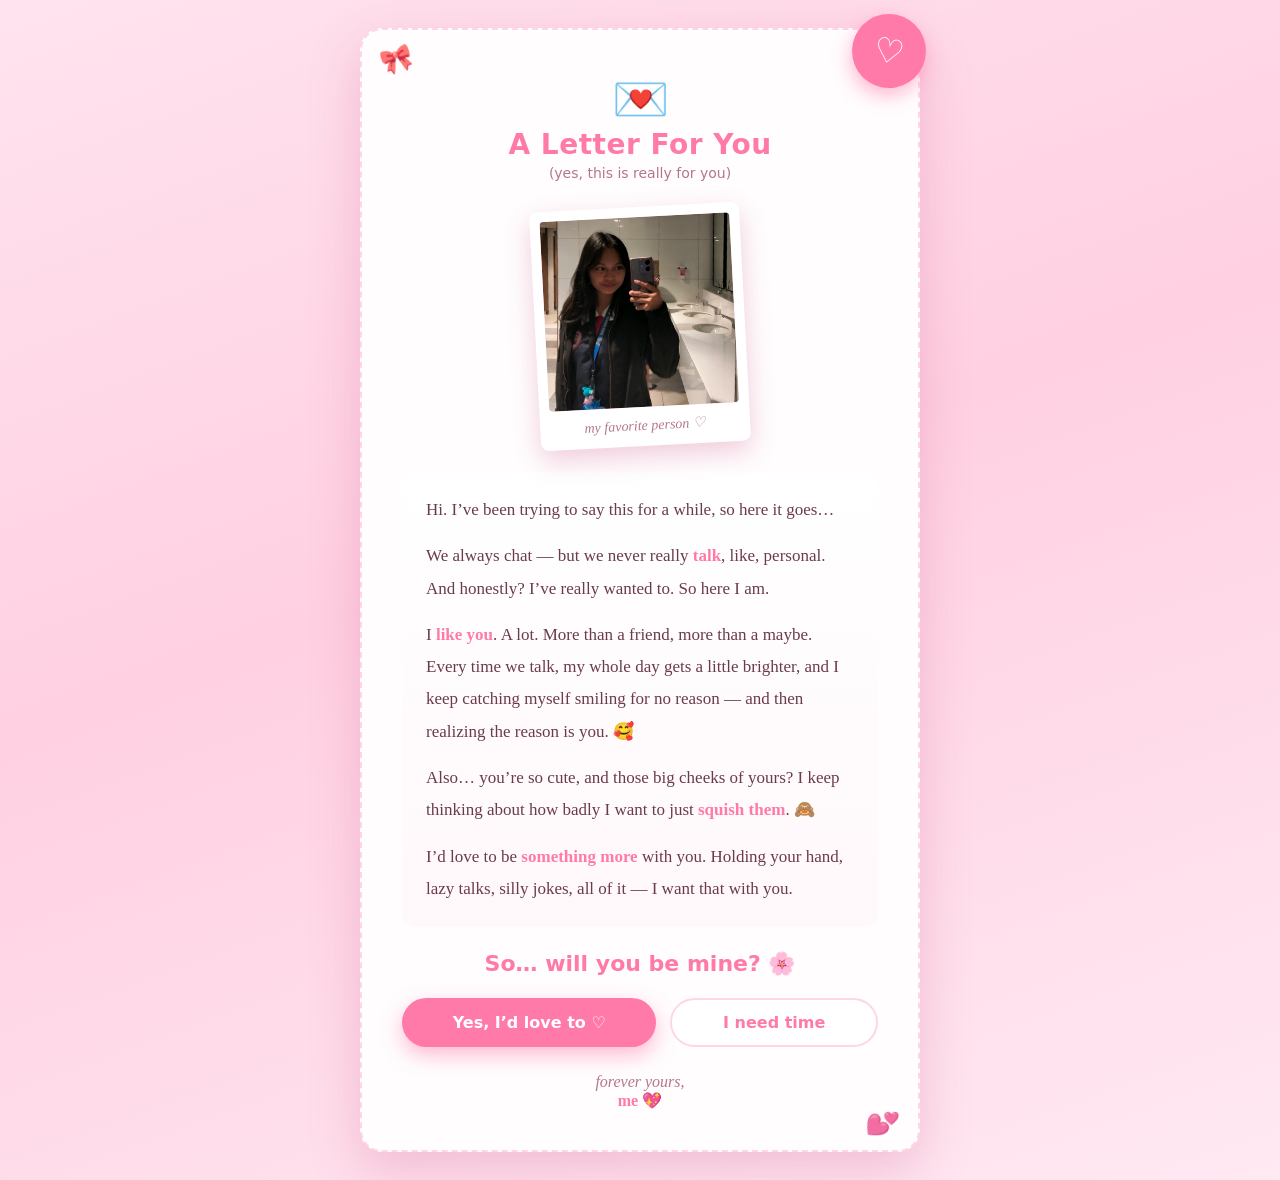
<file: confess.html>
<!DOCTYPE html>
<html lang="en">
<head>
<meta charset="UTF-8" />
<meta name="viewport" content="width=device-width, initial-scale=1.0" />
<title>a letter for you ♡</title>
<style>
  :root {
    --pink: #ff7aa8;
    --pink-soft: #ffd6e4;
    --cream: #fff6f9;
    --ink: #6b3b4d;
    --paper: #fffdfe;
  }
  * { box-sizing: border-box; }
  body {
    margin: 0;
    min-height: 100vh;
    min-height: 100dvh;
    font-family: "Segoe UI", "Trebuchet MS", system-ui, sans-serif;
    color: var(--ink);
    background: linear-gradient(160deg, #ffe3ee 0%, #ffd0e2 45%, #ffe9f3 100%);
    display: flex;
    align-items: center;
    justify-content: center;
    padding: clamp(16px, 4vw, 28px) clamp(12px, 4vw, 18px);
    overflow-x: hidden;
  }

  /* floating hearts background */
  .hearts { position: fixed; inset: 0; pointer-events: none; overflow: hidden; z-index: 0; }
  .hearts span {
    position: absolute;
    bottom: -60px;
    color: rgba(255,122,168,.55);
    animation: rise linear infinite;
    font-size: 22px;
    user-select: none;
  }
  @keyframes rise {
    0%   { transform: translateY(0) rotate(0deg);   opacity: 0; }
    10%  { opacity: .9; }
    100% { transform: translateY(-115vh) rotate(40deg); opacity: 0; }
  }

  .letter {
    position: relative;
    z-index: 1;
    width: 100%;
    max-width: 560px;
    background: var(--paper);
    border-radius: clamp(16px, 4vw, 22px);
    padding: clamp(28px, 7vw, 46px) clamp(18px, 6vw, 40px) clamp(26px, 6vw, 40px);
    box-shadow: 0 18px 50px rgba(200,80,130,.25), 0 2px 0 #fff inset;
    border: 2px dashed var(--pink-soft);
    text-align: center;
    animation: pop .7s cubic-bezier(.2,.9,.3,1.4) both;
  }
  @keyframes pop {
    from { transform: scale(.85) translateY(20px); opacity: 0; }
    to   { transform: scale(1) translateY(0);     opacity: 1; }
  }

  .stamp {
    position: absolute;
    top: clamp(-16px, -3vw, -10px);
    right: clamp(-8px, -1.5vw, 10px);
    width: clamp(52px, 13vw, 74px);
    height: clamp(52px, 13vw, 74px);
    border-radius: 50%;
    background: var(--pink);
    color: #fff;
    display: flex;
    align-items: center;
    justify-content: center;
    font-size: clamp(24px, 6vw, 34px);
    box-shadow: 0 8px 18px rgba(255,122,168,.5);
    transform: rotate(12deg);
    animation: beat 1.6s ease-in-out infinite;
  }
  @keyframes beat {
    0%,100% { transform: rotate(12deg) scale(1); }
    50%     { transform: rotate(12deg) scale(1.12); }
  }

  .envelope { font-size: clamp(36px, 10vw, 46px); line-height: 1; margin-bottom: 6px; }

  h1 {
    font-size: clamp(22px, 6vw, 28px);
    margin: 6px 0 4px;
    color: var(--pink);
    letter-spacing: .5px;
  }
  .sub { font-size: clamp(12px, 3.4vw, 14px); color: #b4768c; margin-bottom: clamp(18px, 5vw, 26px); }

  /* polaroid photo of her */
  .polaroid {
    margin: 0 auto clamp(20px, 5vw, 26px);
    width: clamp(150px, 55vw, 210px);
    background: #fff;
    padding: 10px 10px 0;
    border-radius: 8px;
    box-shadow: 0 10px 26px rgba(200,80,130,.28);
    transform: rotate(-3deg);
    transition: transform .25s ease;
  }
  .polaroid:hover { transform: rotate(0deg) scale(1.03); }
  .polaroid .photo {
    position: relative;
    width: 100%;
    aspect-ratio: 1 / 1;
    background: linear-gradient(135deg, #ffe3ee, #ffd0e2);
    border-radius: 4px;
    overflow: hidden;
    display: flex;
    align-items: center;
    justify-content: center;
  }
  .polaroid .photo::before {
    content: "📷";
    font-size: clamp(32px, 12vw, 46px);
    opacity: .75;
  }
  .polaroid img {
    position: absolute;
    inset: 0;
    width: 100%;
    height: 100%;
    object-fit: cover;
  }
  .polaroid img.hide { display: none; }
  .polaroid figcaption {
    font-family: Georgia, serif;
    font-style: italic;
    font-size: 14px;
    color: #b4768c;
    padding: 10px 0 12px;
    text-align: center;
  }

  .body-text {
    text-align: left;
    font-family: Georgia, "Times New Roman", serif;
    font-size: clamp(15px, 4vw, 17px);
    line-height: 1.9;
    color: var(--ink);
    background: linear-gradient(#fff, #fff8fb);
    border-radius: 14px;
    padding: clamp(16px, 5vw, 22px) clamp(16px, 5vw, 24px);
    margin-bottom: clamp(18px, 5vw, 24px);
  }
  .body-text p { margin: 0 0 14px; }
  .body-text p:last-child { margin-bottom: 0; }
  .hl { color: var(--pink); font-weight: bold; }

  .q {
    font-size: clamp(18px, 5vw, 22px);
    font-weight: bold;
    color: var(--pink);
    margin: 6px 0 clamp(16px, 5vw, 22px);
  }

  .actions { display: flex; gap: clamp(10px, 3vw, 14px); justify-content: center; flex-wrap: wrap; }
  button {
    font: inherit;
    font-size: clamp(15px, 4vw, 16px);
    font-weight: bold;
    border: none;
    border-radius: 999px;
    padding: clamp(12px, 3.4vw, 13px) clamp(20px, 6vw, 26px);
    cursor: pointer;
    transition: transform .15s, box-shadow .15s;
    flex: 1 1 auto;
    max-width: 100%;
  }
  .yes {
    background: var(--pink);
    color: #fff;
    box-shadow: 0 8px 20px rgba(255,122,168,.5);
  }
  .no {
    background: #fff;
    color: var(--pink);
    border: 2px solid var(--pink-soft);
  }
  button:hover { transform: translateY(-2px) scale(1.04); }
  button:active { transform: scale(.97); }

  /* modal */
  .modal {
    position: fixed;
    inset: 0;
    z-index: 10;
    display: flex;
    align-items: center;
    justify-content: center;
    padding: 20px;
  }
  .modal[hidden] { display: none; }
  .modal-backdrop {
    position: absolute;
    inset: 0;
    background: rgba(107, 59, 77, .45);
    backdrop-filter: blur(4px);
    animation: fadeIn .25s ease both;
  }
  .modal-card {
    position: relative;
    z-index: 1;
    width: 100%;
    max-width: 420px;
    background: var(--paper);
    border-radius: 22px;
    padding: clamp(28px, 7vw, 38px) clamp(22px, 6vw, 32px);
    text-align: center;
    box-shadow: 0 20px 60px rgba(160,60,110,.35);
    border: 2px dashed var(--pink-soft);
    animation: pop .45s cubic-bezier(.2,.9,.3,1.4) both;
  }
  .modal-emoji { font-size: clamp(40px, 12vw, 54px); line-height: 1; margin-bottom: 10px; }
  .modal-card h2 {
    color: var(--pink);
    font-size: clamp(20px, 5.5vw, 24px);
    margin: 0 0 10px;
  }
  .modal-card p {
    font-size: clamp(14px, 4vw, 16px);
    line-height: 1.7;
    color: #96627a;
    margin: 0 0 22px;
  }
  .modal-ok {
    background: var(--pink);
    color: #fff;
    font-size: clamp(15px, 4vw, 16px);
    font-weight: bold;
    border: none;
    border-radius: 999px;
    padding: 12px 30px;
    cursor: pointer;
    box-shadow: 0 8px 20px rgba(255,122,168,.5);
    transition: transform .15s;
  }
  .modal-ok:hover { transform: translateY(-2px) scale(1.04); }
  .modal-close {
    position: absolute;
    top: 12px;
    right: 14px;
    width: 34px;
    height: 34px;
    border: none;
    border-radius: 50%;
    background: var(--pink-soft);
    color: var(--pink);
    font-size: 20px;
    line-height: 1;
    cursor: pointer;
    display: flex;
    align-items: center;
    justify-content: center;
    transition: background .15s;
  }
  .modal-close:hover { background: var(--pink); color: #fff; }
  @keyframes fadeIn { from { opacity: 0; } to { opacity: 1; } }

  .sign {
    margin-top: clamp(20px, 6vw, 26px);
    font-family: Georgia, serif;
    font-style: italic;
    font-size: clamp(14px, 4vw, 16px);
    color: #b4768c;
  }
  .sign .name { color: var(--pink); font-weight: bold; font-style: normal; }

  /* little corner doodles */
  .doodle { position: absolute; font-size: clamp(20px, 5vw, 26px); opacity: .85; }
  .d1 { top: 14px; left: 18px; transform: rotate(-18deg); }
  .d2 { bottom: 12px; right: 20px; transform: rotate(14deg); }

  @media (max-width: 420px) {
    .actions { flex-direction: column; }
    button { width: 100%; }
    .doodle { display: none; }
  }

  @media (orientation: landscape) and (max-height: 480px) {
    body { align-items: flex-start; }
    .doodle { display: none; }
  }

  @media (prefers-reduced-motion: reduce) {
    .letter, .stamp, .hearts span, .modal-card, .modal-backdrop { animation: none !important; }
    button { transition: none !important; }
  }
</style>
</head>
<body>
  <div class="hearts" id="hearts"></div>

  <main class="letter">
    <div class="stamp">♡</div>
    <div class="doodle d1">🎀</div>
    <div class="doodle d2">💕</div>

    <div class="envelope">💌</div>
    <h1>A Letter For You</h1>
    <div class="sub">(yes, this is really for you)</div>

    <figure class="polaroid">
      <div class="photo">
        <img src="shan.jpg" alt="you ♡" onerror="this.classList.add('hide')" />
      </div>
      <figcaption>my favorite person ♡</figcaption>
    </figure>

    <div class="body-text">
      <p>Hi. I&rsquo;ve been trying to say this for a while, so here it goes&hellip;</p>
      <p>We always chat &mdash; but we never really <span class="hl">talk</span>,
         like, personal. And honestly? I&rsquo;ve really wanted to. So here I am.</p>
      <p>I <span class="hl">like you</span>. A lot. More than a friend, more than a
         maybe. Every time we talk, my whole day gets a little brighter, and I
         keep catching myself smiling for no reason &mdash; and then realizing
         the reason is you. 🥰</p>
      <p>Also&hellip; you&rsquo;re so cute, and those big cheeks of yours? I keep
         thinking about how badly I want to just <span class="hl">squish them</span>. 🙈</p>
      <p>I&rsquo;d love to be <span class="hl">something more</span> with you.
         Holding your hand, lazy talks, silly jokes, all of it &mdash; I want
         that with you.</p>
    </div>

    <div class="q">So&hellip; will you be mine? 🌸</div>

    <div class="actions">
      <button class="yes" id="yesBtn">Yes, I&rsquo;d love to ♡</button>
      <button class="no" id="noBtn">I need time</button>
    </div>

    <div class="sign">
      forever yours,<br />
      <span class="name">me 💖</span>
    </div>
  </main>

  <div class="modal" id="modal" hidden>
    <div class="modal-backdrop" data-close></div>
    <div class="modal-card" role="dialog" aria-modal="true" aria-labelledby="modalTitle">
      <button class="modal-close" data-close aria-label="Close">&times;</button>
      <div class="modal-emoji" id="modalEmoji">💖</div>
      <h2 id="modalTitle"></h2>
      <p id="modalText"></p>
      <button class="modal-ok" data-close>Okay, noted ♡</button>
    </div>
  </div>

  <script>
    // floating hearts
    var heartBox = document.getElementById('hearts');
    var glyphs = ['♡', '💖', '🌸', '💕', '✨', '💗'];
    for (var i = 0; i < 18; i++) {
      var s = document.createElement('span');
      s.textContent = glyphs[Math.floor(Math.random() * glyphs.length)];
      s.style.left = Math.random() * 100 + '%';
      s.style.fontSize = (16 + Math.random() * 22) + 'px';
      s.style.animationDuration = (7 + Math.random() * 8) + 's';
      s.style.animationDelay = (Math.random() * 8) + 's';
      heartBox.appendChild(s);
    }

    var modal = document.getElementById('modal');
    var modalEmoji = document.getElementById('modalEmoji');
    var modalTitle = document.getElementById('modalTitle');
    var modalText  = document.getElementById('modalText');
    var lastFocused = null;

    function openModal(emoji, title, text) {
      modalEmoji.textContent = emoji;
      modalTitle.textContent = title;
      modalText.textContent = text;
      lastFocused = document.activeElement;
      modal.hidden = false;
      modal.querySelector('.modal-ok').focus();
    }
    function closeModal() {
      modal.hidden = true;
      if (lastFocused) lastFocused.focus();
    }

    document.getElementById('yesBtn').addEventListener('click', function () {
      openModal('💞', 'Yayyy!',
        'You just made me the happiest person alive. Now come here and give me that smile. 😊');
      confettiHearts();
    });

    document.getElementById('noBtn').addEventListener('click', function () {
      openModal('🌷', 'Take all the time you need',
        'My feelings aren\u2019t going anywhere. Whenever you\u2019re ready, I\u2019ll be right here.');
    });

    modal.addEventListener('click', function (e) {
      if (e.target.closest('[data-close]')) closeModal();
    });
    document.addEventListener('keydown', function (e) {
      if (e.key === 'Escape' && !modal.hidden) closeModal();
    });

    function confettiHearts() {
      for (var i = 0; i < 40; i++) {
        var h = document.createElement('span');
        h.textContent = '💖';
        h.style.position = 'fixed';
        h.style.left = Math.random() * 100 + 'vw';
        h.style.top = '-40px';
        h.style.fontSize = (14 + Math.random() * 22) + 'px';
        h.style.zIndex = 20;
        h.style.pointerEvents = 'none';
        h.style.transition = 'transform 2.4s ease-in, opacity 2.4s ease-in';
        document.body.appendChild(h);
        (function (el) {
          requestAnimationFrame(function () {
            el.style.transform = 'translateY(110vh) rotate(' + (Math.random() * 720 - 360) + 'deg)';
            el.style.opacity = '0';
          });
          setTimeout(function () { el.remove(); }, 2600);
        })(h);
      }
    }
  </script>
</body>
</html>
</file>
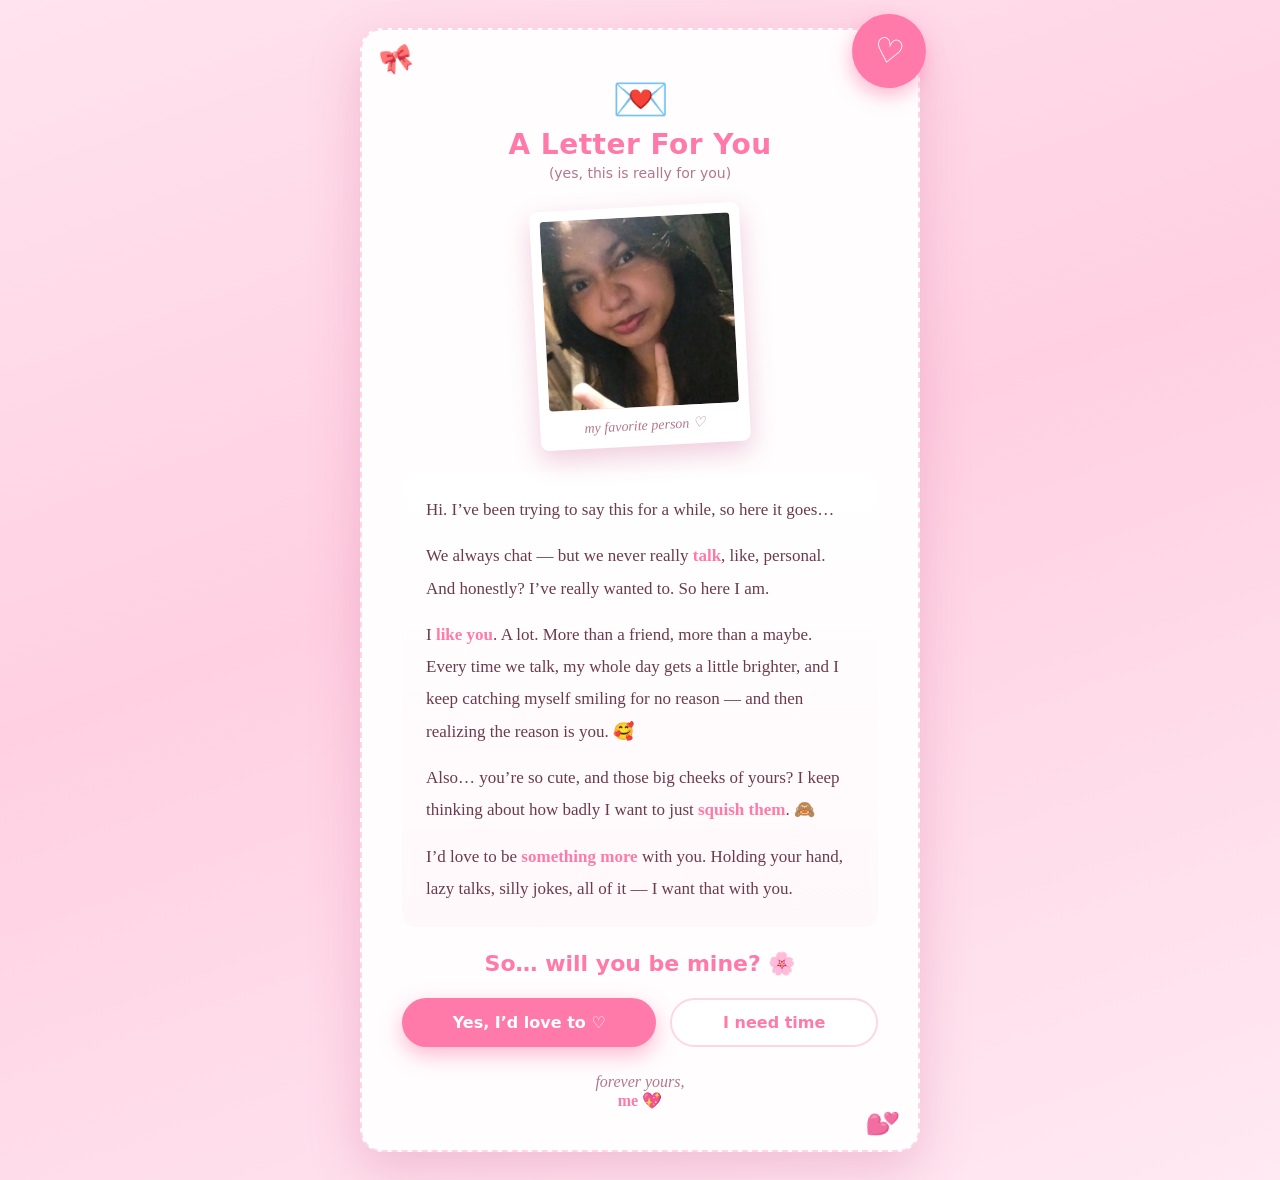
<file: secret.html>
<!DOCTYPE html>
<html lang="en">
<head>
<meta charset="UTF-8" />
<meta name="viewport" content="width=device-width, initial-scale=1.0" />
<title>a letter for you ♡</title>
<style>
  :root {
    --pink: #ff7aa8;
    --pink-soft: #ffd6e4;
    --cream: #fff6f9;
    --ink: #6b3b4d;
    --paper: #fffdfe;
  }
  * { box-sizing: border-box; }
  body {
    margin: 0;
    min-height: 100vh;
    min-height: 100dvh;
    font-family: "Segoe UI", "Trebuchet MS", system-ui, sans-serif;
    color: var(--ink);
    background: linear-gradient(160deg, #ffe3ee 0%, #ffd0e2 45%, #ffe9f3 100%);
    display: flex;
    align-items: center;
    justify-content: center;
    padding: clamp(16px, 4vw, 28px) clamp(12px, 4vw, 18px);
    overflow-x: hidden;
  }

  .hearts { position: fixed; inset: 0; pointer-events: none; overflow: hidden; z-index: 0; }
  .hearts span {
    position: absolute;
    bottom: -60px;
    color: rgba(255,122,168,.55);
    animation: rise linear infinite;
    font-size: 22px;
    user-select: none;
  }
  @keyframes rise {
    0%   { transform: translateY(0) rotate(0deg);   opacity: 0; }
    10%  { opacity: .9; }
    100% { transform: translateY(-115vh) rotate(40deg); opacity: 0; }
  }

  .letter {
    position: relative;
    z-index: 1;
    width: 100%;
    max-width: 560px;
    background: var(--paper);
    border-radius: clamp(16px, 4vw, 22px);
    padding: clamp(28px, 7vw, 46px) clamp(18px, 6vw, 40px) clamp(26px, 6vw, 40px);
    box-shadow: 0 18px 50px rgba(200,80,130,.25), 0 2px 0 #fff inset;
    border: 2px dashed var(--pink-soft);
    text-align: center;
    animation: pop .7s cubic-bezier(.2,.9,.3,1.4) both;
  }
  @keyframes pop {
    from { transform: scale(.85) translateY(20px); opacity: 0; }
    to   { transform: scale(1) translateY(0);     opacity: 1; }
  }

  .stamp {
    position: absolute;
    top: clamp(-16px, -3vw, -10px);
    right: clamp(-8px, -1.5vw, 10px);
    width: clamp(52px, 13vw, 74px);
    height: clamp(52px, 13vw, 74px);
    border-radius: 50%;
    background: var(--pink);
    color: #fff;
    display: flex;
    align-items: center;
    justify-content: center;
    font-size: clamp(24px, 6vw, 34px);
    box-shadow: 0 8px 18px rgba(255,122,168,.5);
    transform: rotate(12deg);
    animation: beat 1.6s ease-in-out infinite;
  }
  @keyframes beat {
    0%,100% { transform: rotate(12deg) scale(1); }
    50%     { transform: rotate(12deg) scale(1.12); }
  }

  .envelope { font-size: clamp(36px, 10vw, 46px); line-height: 1; margin-bottom: 6px; }

  h1 {
    font-size: clamp(22px, 6vw, 28px);
    margin: 6px 0 4px;
    color: var(--pink);
    letter-spacing: .5px;
  }
  .sub { font-size: clamp(12px, 3.4vw, 14px); color: #b4768c; margin-bottom: clamp(18px, 5vw, 26px); }

  /* polaroid photo of her */
  .polaroid {
    margin: 0 auto clamp(20px, 5vw, 26px);
    width: clamp(150px, 55vw, 210px);
    background: #fff;
    padding: 10px 10px 0;
    border-radius: 8px;
    box-shadow: 0 10px 26px rgba(200,80,130,.28);
    transform: rotate(-3deg);
    transition: transform .25s ease;
  }
  .polaroid:hover { transform: rotate(0deg) scale(1.03); }
  .polaroid .photo {
    position: relative;
    width: 100%;
    aspect-ratio: 1 / 1;
    background: linear-gradient(135deg, #ffe3ee, #ffd0e2);
    border-radius: 4px;
    overflow: hidden;
    display: flex;
    align-items: center;
    justify-content: center;
  }
  .polaroid .photo::before {
    content: "📷";
    font-size: clamp(32px, 12vw, 46px);
    opacity: .75;
  }
  .polaroid img {
    position: absolute;
    inset: 0;
    width: 100%;
    height: 100%;
    object-fit: cover;
  }
  .polaroid img.hide { display: none; }
  .polaroid figcaption {
    font-family: Georgia, serif;
    font-style: italic;
    font-size: 14px;
    color: #b4768c;
    padding: 10px 0 12px;
    text-align: center;
  }

  .body-text {
    text-align: left;
    font-family: Georgia, "Times New Roman", serif;
    font-size: clamp(15px, 4vw, 17px);
    line-height: 1.9;
    color: var(--ink);
    background: linear-gradient(#fff, #fff8fb);
    border-radius: 14px;
    padding: clamp(16px, 5vw, 22px) clamp(16px, 5vw, 24px);
    margin-bottom: clamp(18px, 5vw, 24px);
  }
  .body-text p { margin: 0 0 14px; }
  .body-text p:last-child { margin-bottom: 0; }
  .hl { color: var(--pink); font-weight: bold; }

  .q {
    font-size: clamp(18px, 5vw, 22px);
    font-weight: bold;
    color: var(--pink);
    margin: 6px 0 clamp(16px, 5vw, 22px);
  }

  .actions { display: flex; gap: clamp(10px, 3vw, 14px); justify-content: center; flex-wrap: wrap; }
  button {
    font: inherit;
    font-size: clamp(15px, 4vw, 16px);
    font-weight: bold;
    border: none;
    border-radius: 999px;
    padding: clamp(12px, 3.4vw, 13px) clamp(20px, 6vw, 26px);
    cursor: pointer;
    transition: transform .15s, box-shadow .15s;
    flex: 1 1 auto;
    max-width: 100%;
  }
  .yes {
    background: var(--pink);
    color: #fff;
    box-shadow: 0 8px 20px rgba(255,122,168,.5);
  }
  .no {
    background: #fff;
    color: var(--pink);
    border: 2px solid var(--pink-soft);
  }
  button:hover { transform: translateY(-2px) scale(1.04); }
  button:active { transform: scale(.97); }

  /* modal */
  .modal {
    position: fixed;
    inset: 0;
    z-index: 10;
    display: flex;
    align-items: center;
    justify-content: center;
    padding: 20px;
  }
  .modal[hidden] { display: none; }
  .modal-backdrop {
    position: absolute;
    inset: 0;
    background: rgba(107, 59, 77, .45);
    backdrop-filter: blur(4px);
    animation: fadeIn .25s ease both;
  }
  .modal-card {
    position: relative;
    z-index: 1;
    width: 100%;
    max-width: 420px;
    background: var(--paper);
    border-radius: 22px;
    padding: clamp(28px, 7vw, 38px) clamp(22px, 6vw, 32px);
    text-align: center;
    box-shadow: 0 20px 60px rgba(160,60,110,.35);
    border: 2px dashed var(--pink-soft);
    animation: pop .45s cubic-bezier(.2,.9,.3,1.4) both;
  }
  .modal-emoji { font-size: clamp(40px, 12vw, 54px); line-height: 1; margin-bottom: 10px; }
  .modal-card h2 {
    color: var(--pink);
    font-size: clamp(20px, 5.5vw, 24px);
    margin: 0 0 10px;
  }
  .modal-card p {
    font-size: clamp(14px, 4vw, 16px);
    line-height: 1.7;
    color: #96627a;
    margin: 0 0 22px;
  }
  .modal-ok {
    background: var(--pink);
    color: #fff;
    font-size: clamp(15px, 4vw, 16px);
    font-weight: bold;
    border: none;
    border-radius: 999px;
    padding: 12px 30px;
    cursor: pointer;
    box-shadow: 0 8px 20px rgba(255,122,168,.5);
    transition: transform .15s;
  }
  .modal-ok:hover { transform: translateY(-2px) scale(1.04); }
  .modal-close {
    position: absolute;
    top: 12px;
    right: 14px;
    width: 34px;
    height: 34px;
    border: none;
    border-radius: 50%;
    background: var(--pink-soft);
    color: var(--pink);
    font-size: 20px;
    line-height: 1;
    cursor: pointer;
    display: flex;
    align-items: center;
    justify-content: center;
    transition: background .15s;
  }
  .modal-close:hover { background: var(--pink); color: #fff; }
  @keyframes fadeIn { from { opacity: 0; } to { opacity: 1; } }

  .sign {
    margin-top: clamp(20px, 6vw, 26px);
    font-family: Georgia, serif;
    font-style: italic;
    font-size: clamp(14px, 4vw, 16px);
    color: #b4768c;
  }
  .sign .name { color: var(--pink); font-weight: bold; font-style: normal; }

  /* little corner doodles */
  .doodle { position: absolute; font-size: clamp(20px, 5vw, 26px); opacity: .85; }
  .d1 { top: 14px; left: 18px; transform: rotate(-18deg); }
  .d2 { bottom: 12px; right: 20px; transform: rotate(14deg); }

  @media (max-width: 420px) {
    .actions { flex-direction: column; }
    button { width: 100%; }
    .doodle { display: none; }
  }

  @media (orientation: landscape) and (max-height: 480px) {
    body { align-items: flex-start; }
    .doodle { display: none; }
  }

  @media (prefers-reduced-motion: reduce) {
    .letter, .stamp, .hearts span, .modal-card, .modal-backdrop { animation: none !important; }
    button { transition: none !important; }
  }
</style>
</head>
<body>
  <div class="hearts" id="hearts"></div>

  <main class="letter">
    <div class="stamp">♡</div>
    <div class="doodle d1">🎀</div>
    <div class="doodle d2">💕</div>

    <div class="envelope">💌</div>
    <h1>A Letter For You</h1>
    <div class="sub">(yes, this is really for you)</div>

    <figure class="polaroid">
      <div class="photo">
        <img src="shanpyu.webp" alt="you ♡" onerror="this.classList.add('hide')" />
      </div>
      <figcaption>my favorite person ♡</figcaption>
    </figure>

    <div class="body-text">
      <p>Hi. I&rsquo;ve been trying to say this for a while, so here it goes&hellip;</p>
      <p>We always chat &mdash; but we never really <span class="hl">talk</span>,
         like, personal. And honestly? I&rsquo;ve really wanted to. So here I am.</p>
      <p>I <span class="hl">like you</span>. A lot. More than a friend, more than a
         maybe. Every time we talk, my whole day gets a little brighter, and I
         keep catching myself smiling for no reason &mdash; and then realizing
         the reason is you. 🥰</p>
      <p>Also&hellip; you&rsquo;re so cute, and those big cheeks of yours? I keep
         thinking about how badly I want to just <span class="hl">squish them</span>. 🙈</p>
      <p>I&rsquo;d love to be <span class="hl">something more</span> with you.
         Holding your hand, lazy talks, silly jokes, all of it &mdash; I want
         that with you.</p>
    </div>

    <div class="q">So&hellip; will you be mine? 🌸</div>

    <div class="actions">
      <button class="yes" id="yesBtn">Yes, I&rsquo;d love to ♡</button>
      <button class="no" id="noBtn">I need time</button>
    </div>

    <div class="sign">
      forever yours,<br />
      <span class="name">me 💖</span>
    </div>
  </main>

  <div class="modal" id="modal" hidden>
    <div class="modal-backdrop" data-close></div>
    <div class="modal-card" role="dialog" aria-modal="true" aria-labelledby="modalTitle">
      <button class="modal-close" data-close aria-label="Close">&times;</button>
      <div class="modal-emoji" id="modalEmoji">💖</div>
      <h2 id="modalTitle"></h2>
      <p id="modalText"></p>
      <button class="modal-ok" data-close>Okay, noted ♡</button>
    </div>
  </div>

  <script>
    var heartBox = document.getElementById('hearts');
    var glyphs = ['♡', '💖', '🌸', '💕', '✨', '💗'];
    for (var i = 0; i < 18; i++) {
      var s = document.createElement('span');
      s.textContent = glyphs[Math.floor(Math.random() * glyphs.length)];
      s.style.left = Math.random() * 100 + '%';
      s.style.fontSize = (16 + Math.random() * 22) + 'px';
      s.style.animationDuration = (7 + Math.random() * 8) + 's';
      s.style.animationDelay = (Math.random() * 8) + 's';
      heartBox.appendChild(s);
    }

    var modal = document.getElementById('modal');
    var modalEmoji = document.getElementById('modalEmoji');
    var modalTitle = document.getElementById('modalTitle');
    var modalText  = document.getElementById('modalText');
    var lastFocused = null;

    function openModal(emoji, title, text) {
      modalEmoji.textContent = emoji;
      modalTitle.textContent = title;
      modalText.textContent = text;
      lastFocused = document.activeElement;
      modal.hidden = false;
      modal.querySelector('.modal-ok').focus();
    }
    function closeModal() {
      modal.hidden = true;
      if (lastFocused) lastFocused.focus();
    }

    document.getElementById('yesBtn').addEventListener('click', function () {
      openModal('💞', 'Yayyy!',
        'AY HAHAHAHAHAHSH Thank you diays HAHAHAHAH > _ <');
      confettiHearts();
    });

    document.getElementById('noBtn').addEventListener('click', function () {
      openModal('🌷', 'Take all the time you need',
        'Okeeyyy wiling sd ko mag huwat MWAHHAAHAH');
    });

    modal.addEventListener('click', function (e) {
      if (e.target.closest('[data-close]')) closeModal();
    });
    document.addEventListener('keydown', function (e) {
      if (e.key === 'Escape' && !modal.hidden) closeModal();
    });

    function confettiHearts() {
      for (var i = 0; i < 40; i++) {
        var h = document.createElement('span');
        h.textContent = '💖';
        h.style.position = 'fixed';
        h.style.left = Math.random() * 100 + 'vw';
        h.style.top = '-40px';
        h.style.fontSize = (14 + Math.random() * 22) + 'px';
        h.style.zIndex = 20;
        h.style.pointerEvents = 'none';
        h.style.transition = 'transform 2.4s ease-in, opacity 2.4s ease-in';
        document.body.appendChild(h);
        (function (el) {
          requestAnimationFrame(function () {
            el.style.transform = 'translateY(110vh) rotate(' + (Math.random() * 720 - 360) + 'deg)';
            el.style.opacity = '0';
          });
          setTimeout(function () { el.remove(); }, 2600);
        })(h);
      }
    }
  </script>
</body>
</html>
</file>
